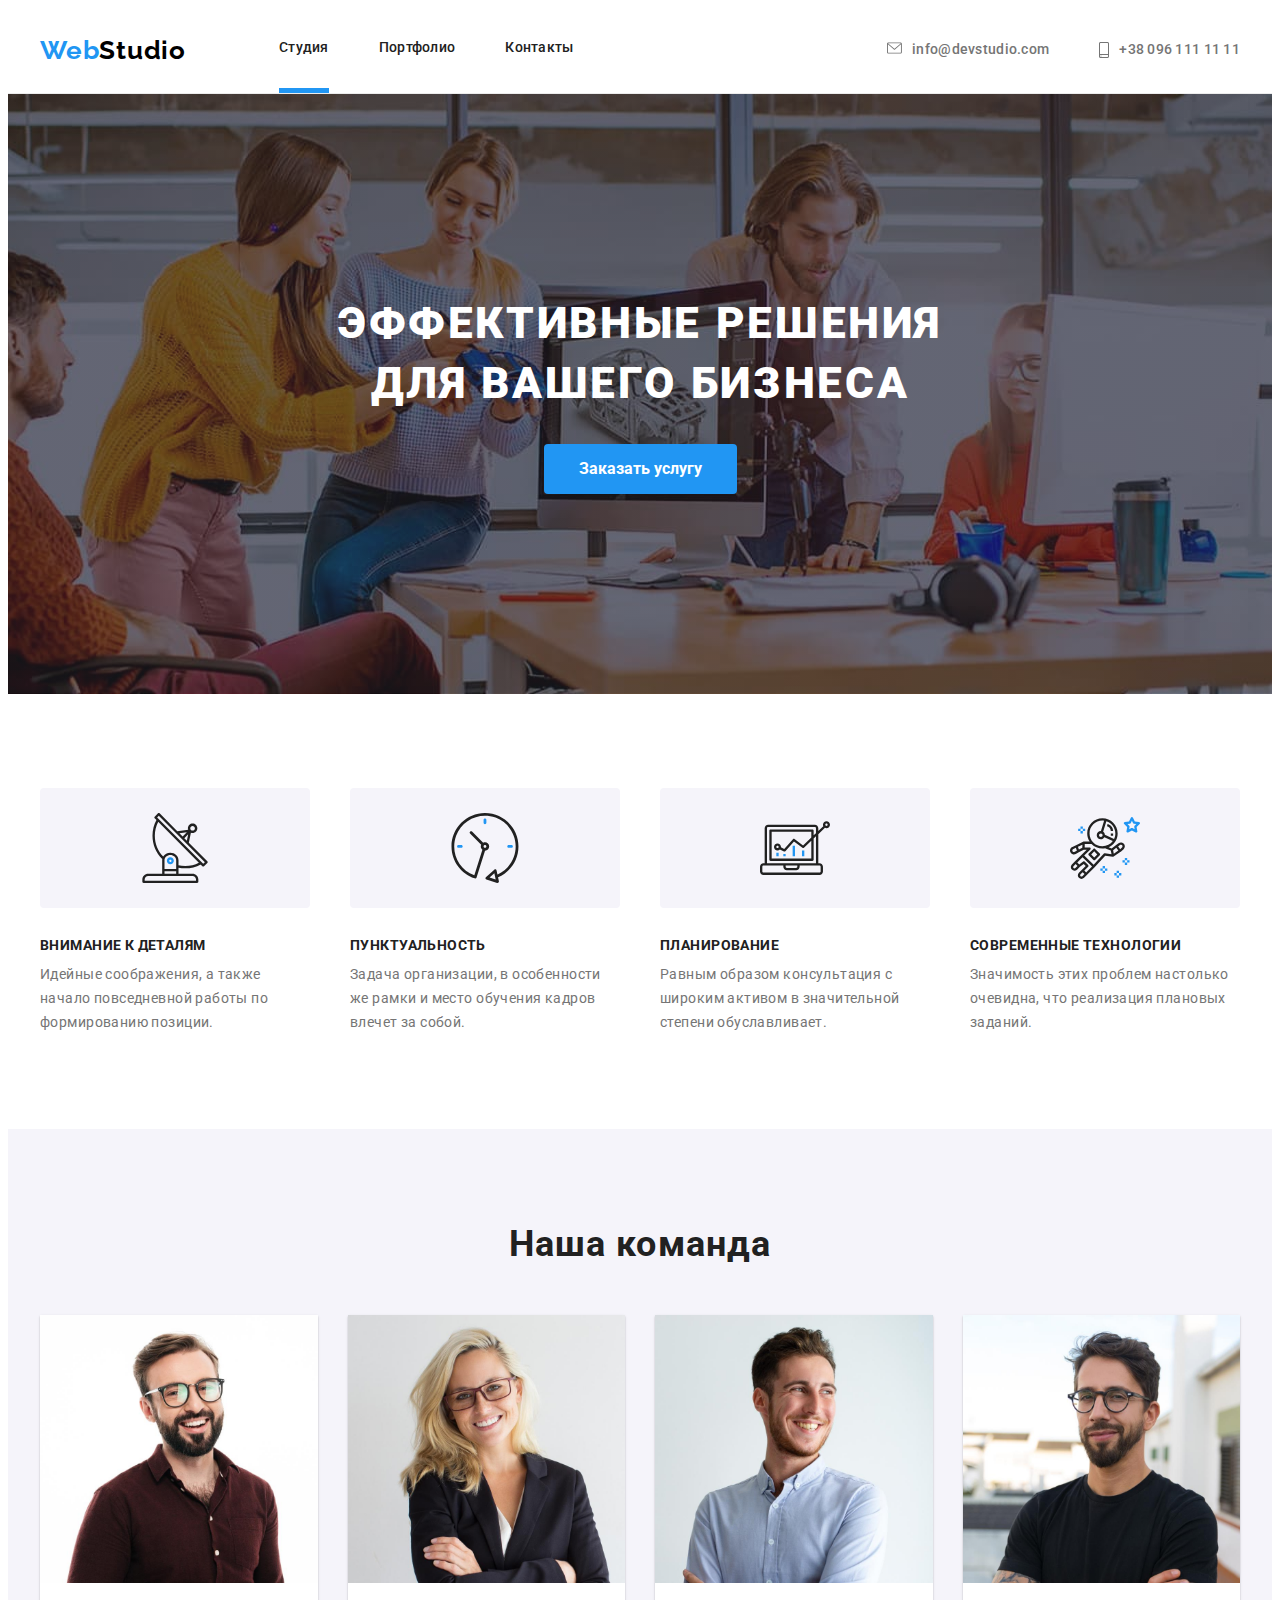
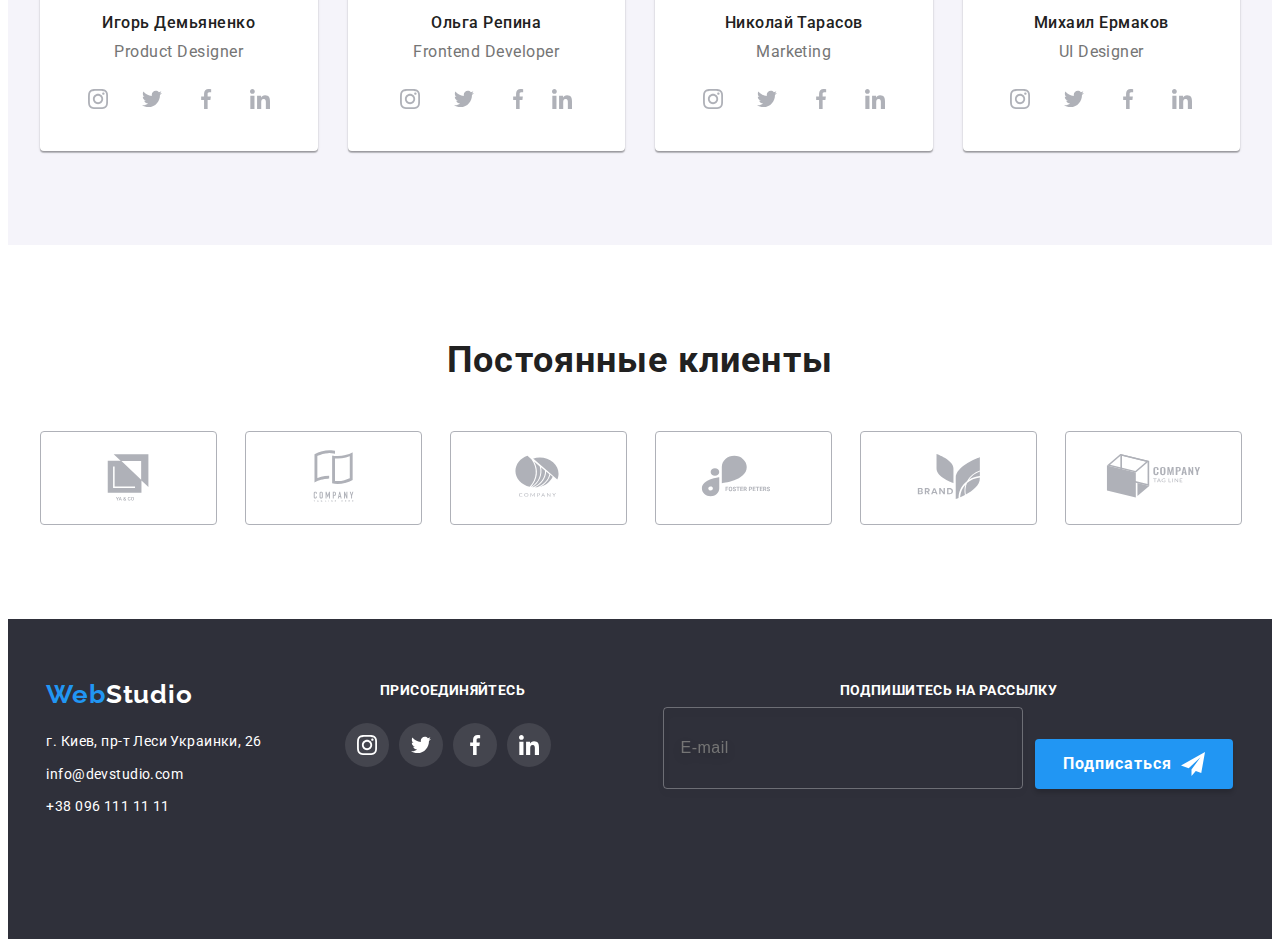
<file: index.html>
<!DOCTYPE html>
<html lang="ru">
  <head>
    <meta charset="UTF-8" />
    <meta http-equiv="X-UA-Compatible" content="IE=edge" />
    <meta name="viewport" content="width=device-width, initial-scale=1.0" />
    <link rel="preconnect" href="https://fonts.googleapis.com" />
    <link rel="preconnect" href="https://fonts.gstatic.com" crossorigin />
    <link rel="icon" href="./images/log.jpg" />
    <title>&#5076;ebStudio</title>
    <link
      href="https://fonts.googleapis.com/css2?family=Raleway:wght@700&family=Roboto:wght@400;500;700;900&display=swap"
      rel="stylesheet"
    />
    <link
      rel="stylesheet"
      href="https://cdnjs.cloudflare.com/ajax/libs/modern-normalize/1.1.0/modern-normalize.min.css"
      integrity="sha512-wpPYUAdjBVSE4KJnH1VR1HeZfpl1ub8YT/NKx4PuQ5NmX2tKuGu6U/JRp5y+Y8XG2tV+wKQpNHVUX03MfMFn9Q=="
      crossorigin="anonymous"
      referrerpolicy="no-referrer"
    />
    <!-- <link rel="stylesheet" href="./css/styles.css" /> -->
    <link rel="stylesheet" href="./css/main.min.css" />
  </head>
  <body>
    <header class="header">
      <div class="container header-area">
        <a href="./index.html" class="logo header__logo"
          >Web<span class="logo__section">Studio</span></a
        >
        <div class="header__burger">
          <span></span>
        </div>
        <nav class="nav">
          <ul class="nav__list">
            <li class="nav__item">
              <a href="./index.html" class="nav__link current-link">Студия</a>
            </li>
            <li class="nav__item">
              <a href="./portfolio.html" class="nav__link">Портфолио</a>
            </li>
            <li class="nav__item">
              <a href="" class="nav__link">Контакты</a>
            </li>
          </ul>
        </nav>
        <ul class="contact">
          <li class="contact__item">
            <a
              href="mailto:info@devstudio.com"
              class="contact__link mail-contact"
              ><svg class="contact__icon" width="15" height="12">
                <use href="./images/symbol-defs.svg#icon-envelope1"></use></svg
              >info@devstudio.com</a
            >
          </li>
          <li class="contact-item">
            <a href="tel:+380961111111" class="contact__link phone-contact">
              <svg class="contact__icon" width="10" height="16">
                <use
                  href="./images/symbol-defs.svg#icon-smartphone1"
                ></use></svg
              >+38 096 111 11 11</a
            >
          </li>
        </ul>
        <div class="mobile-menu">
          <div class="container">
            <div class="mob-menu-top">
              <nav class="mobile-nav">
                <ul class="mobile-nav__list">
                  <li class="mobile-nav__item">
                    <a
                      href="./index.html"
                      class="mobile-nav__link link current-mobile"
                      >Студия</a
                    >
                  </li>
                  <li class="mobile-nav__item">
                    <a href="./portfolio.html" class="mobile-nav__link link"
                      >Портфолио</a
                    >
                  </li>
                  <li class="mobile-nav__item">
                    <a href="" class="mobile-nav__link link">Контакты</a>
                  </li>
                </ul>
              </nav>
            </div>
            <div class="mob-menu-middle">
              <ul class="mobile-contact">
                <li class="mobile-contact__item">
                  <a
                    href="tel:+380961111111"
                    class="mobile-contact__link phone-contact"
                    >+38 096 111 11 11</a
                  >
                </li>
                <li class="mobile-contact__item">
                  <a
                    href="mailto:info@devstudio.com"
                    class="mobile-contact__link mail-contact"
                    >info@devstudio.com</a
                  >
                </li>
              </ul>
            </div>
            <div class="mob-menu-bottom">
              <ul class="mobile-soc">
                <li class="mobile-soc__item">
                  <a href="#" class="mobile-soc__link link">Instagram</a>
                </li>
                <li class="mobile-soc__item">
                  <a href="#" class="mobile-soc__link link">Twitter</a>
                </li>
                <li class="mobile-soc__item">
                  <a href="#" class="mobile-soc__link link">Facebook</a>
                </li>
                <li class="mobile-soc__item">
                  <a href="#" class="mobile-soc__link link">LinkedIn</a>
                </li>
              </ul>
            </div>
          </div>
        </div>
      </div>
    </header>
    <main>
      <section class="hero">
        <div class="container">
          <h1 class="hero__headline">
            Эффективные решения<br />для вашего бизнеса
          </h1>
          <button type="button" class="hero__button" data-modal-open>
            Заказать услугу
          </button>
        </div>
      </section>
      <section class="characteristics">
        <div class="container">
          <h2 class="characteristics__headline-hidden">Наши характеристики</h2>
          <ul class="characteristics__list list">
            <li class="characteristics__item">
              <div class="img-cr-box">
                <svg class="cr-icon-box" width="70" height="70">
                  <use href="./images/symbol-defs.svg#icon-antenna"></use>
                </svg>
              </div>
              <h3 class="characteristics__headline-point">
                Внимание к деталям
              </h3>
              <p class="characteristics__point-list">
                Идейные соображения, а также начало повседневной работы по
                формированию позиции.
              </p>
            </li>
            <li class="characteristics__item">
              <div class="img-cr-box">
                <svg class="cr-icon-box" width="70" height="70">
                  <use href="./images/symbol-defs.svg#icon-clock"></use>
                </svg>
              </div>
              <h3 class="characteristics__headline-point">Пунктуальность</h3>
              <p class="characteristics__point-list">
                Задача организации, в особенности же рамки и место обучения
                кадров влечет за собой.
              </p>
            </li>
            <li class="characteristics__item">
              <div class="img-cr-box">
                <svg class="cr-icon-box" width="70" height="70">
                  <use href="./images/symbol-defs.svg#icon-diagram"></use>
                </svg>
              </div>
              <h3 class="characteristics__headline-point">Планирование</h3>
              <p class="characteristics__point-list">
                Равным образом консультация с широким активом в значительной
                степени обуславливает.
              </p>
            </li>
            <li class="characteristics__item">
              <div class="img-cr-box">
                <svg class="cr-icon-box" width="70" height="70">
                  <use href="./images/symbol-defs.svg#icon-astronaut"></use>
                </svg>
              </div>
              <h3 class="characteristics__headline-point">
                Современные технологии
              </h3>
              <p class="characteristics__point-list">
                Значимость этих проблем настолько очевидна, что реализация
                плановых заданий.
              </p>
            </li>
          </ul>
        </div>
      </section>
      <!-- <section class="workplace">
        <div class="container">
          <h2 class="workplace__headline">Чем мы занимаемся</h2>
          <ul class="workplace__list list">
            <li class="workplace__img-box">
              <img
                srcset=""
                class="img"
                src="images/box1.jpg"
                alt="Программист пишет код"
                width="370"
              />
              <div class="img-bar">
                <p class="img-bar__text">Десктопные приложения</p>
              </div>
            </li>
            <li class="workplace__img-box">
              <img src="images/box2.jpg" alt="Адаптивная верстка" width="370" />
              <div class="img-bar">
                <p class="img-bar__text">Мобильные приложения</p>
              </div>
            </li>
            <li class="workplace__img-box">
              <img
                src="images/box3.jpg"
                alt="Дизайнер с палитрой"
                width="370"
              />
              <div class="img-bar">
                <p class="img-bar__text">Дизайнерские решения</p>
              </div>
            </li>
          </ul>
        </div>
      </section> -->
      <section class="worekers">
        <div class="container">
          <h2 class="worekers__headline">Наша команда</h2>
          <ul class="card-list list">
            <li class="card-list__item">
              <img src="images/photoIgor.jpg" alt="Фото Игоря" width="270" />
              <div class="card-list__info">
                <h3 class="card-list__name">Игорь Демьяненко</h3>
                <p lang="en" class="card-list__position">Product Designer</p>
                <ul class="soc-list">
                  <li class="soc-list__icon">
                    <a href="" class="soc-list__btn"
                      ><svg class="soc-list__img" width="20" height="20">
                        <use
                          href="./images/symbol-defs.svg#icon-inst"
                        ></use></svg
                    ></a>
                  </li>
                  <li class="soc-list__icon">
                    <a href="" class="soc-list__btn"
                      ><svg class="soc-list__img" width="20" height="20">
                        <use
                          href="./images/symbol-defs.svg#icon-twitter"
                        ></use></svg
                    ></a>
                  </li>
                  <li class="soc-list__icon">
                    <a href="" class="soc-list__btn"
                      ><svg class="soc-list__img" width="20" height="20">
                        <use
                          href="./images/symbol-defs.svg#icon-facebook"
                        ></use></svg
                    ></a>
                  </li>
                  <li class="soc-list__icon">
                    <a href="" class="soc-list__btn"
                      ><svg class="soc-list__img" width="20" height="20">
                        <use
                          href="./images/symbol-defs.svg#icon-linkedin"
                        ></use></svg
                    ></a>
                  </li>
                </ul>
              </div>
            </li>
            <li class="card-list__item">
              <img src="images/photoOlga.jpg" alt="Фото Ольги" width="270" />
              <div class="card-list__info">
                <h3 class="card-list__name">Ольга Репина</h3>
                <p lang="en" class="card-list__position">Frontend Developer</p>
                <ul class="soc-list">
                  <li class="soc-list__icon">
                    <a href="" class="soc-list__btn"
                      ><svg class="soc-list__img" width="20" height="20">
                        <use
                          href="./images/symbol-defs.svg#icon-inst"
                        ></use></svg
                    ></a>
                  </li>
                  <li class="soc-list__icon">
                    <a href="" class="soc-list__btn"
                      ><svg class="soc-list__img" width="20" height="20">
                        <use
                          href="./images/symbol-defs.svg#icon-twitter"
                        ></use></svg
                    ></a>
                  </li>
                  <li class="isoc-list__icon">
                    <a href="" class="soc-list__btn"
                      ><svg class="soc-list__img" width="20" height="20">
                        <use
                          href="./images/symbol-defs.svg#icon-facebook"
                        ></use></svg
                    ></a>
                  </li>
                  <li class="soc-list__icon">
                    <a href="" class="soc-list__btn"
                      ><svg class="soc-list__img" width="20" height="20">
                        <use
                          href="./images/symbol-defs.svg#icon-linkedin"
                        ></use></svg
                    ></a>
                  </li>
                </ul>
              </div>
            </li>
            <li class="card-list__item">
              <img
                src="images/photoNikolay.jpg"
                alt="Фото Николая"
                width="270"
              />
              <div class="card-list__info">
                <h3 class="card-list__name">Николай Тарасов</h3>
                <p lang="en" class="card-list__position">Marketing</p>
                <ul class="soc-list">
                  <li class="soc-list__icon">
                    <a href="" class="soc-list__btn"
                      ><svg class="soc-list__img" width="20" height="20">
                        <use
                          href="./images/symbol-defs.svg#icon-inst"
                        ></use></svg
                    ></a>
                  </li>
                  <li class="soc-list__icon">
                    <a href="" class="soc-list__btn"
                      ><svg class="soc-list__img" width="20" height="20">
                        <use
                          href="./images/symbol-defs.svg#icon-twitter"
                        ></use></svg
                    ></a>
                  </li>
                  <li class="soc-list__icon">
                    <a href="" class="soc-list__btn"
                      ><svg class="soc-list__img" width="20" height="20">
                        <use
                          href="./images/symbol-defs.svg#icon-facebook"
                        ></use></svg
                    ></a>
                  </li>
                  <li class="soc-list__icon">
                    <a href="#" class="soc-list__btn"
                      ><svg class="soc-list__img" width="20" height="20">
                        <use
                          href="./images/symbol-defs.svg#icon-linkedin"
                        ></use></svg
                    ></a>
                  </li>
                </ul>
              </div>
            </li>
            <li class="card-list__item">
              <img
                src="images/photoMihail.jpg"
                alt="Фото Михаила"
                width="270"
              />
              <div class="card-list__info">
                <h3 class="card-list__name">Михаил Ермаков</h3>
                <p lang="en" class="card-list__position">UI Designer</p>
                <ul class="soc-list">
                  <li class="soc-list__icon">
                    <a href="" class="soc-list__btn">
                      <svg class="soc-list__img" width="20" height="20">
                        <use href="./images/symbol-defs.svg#icon-inst"></use>
                      </svg>
                    </a>
                  </li>
                  <li class="soc-list__icon">
                    <a href="" class="soc-list__btn">
                      <svg class="soc-list__img" width="20" height="20">
                        <use
                          href="./images/symbol-defs.svg#icon-twitter"
                        ></use></svg
                    ></a>
                  </li>
                  <li class="soc-list__icon">
                    <a href="" class="soc-list__btn">
                      <svg class="soc-list__img" width="20" height="20">
                        <use
                          href="./images/symbol-defs.svg#icon-facebook"
                        ></use></svg
                    ></a>
                  </li>
                  <li class="soc-list__icon">
                    <a href="" class="soc-list__btn">
                      <svg class="soc-list__img" width="20" height="20">
                        <use
                          href="./images/symbol-defs.svg#icon-linkedin"
                        ></use></svg
                    ></a>
                  </li>
                </ul>
              </div>
            </li>
          </ul>
        </div>
      </section>
      <section class="clients">
        <div class="container">
          <h2 class="clients__headline">Постоянные клиенты</h2>
          <ul class="clients__list">
            <li class="clients__item">
              <a href="" class="clients__btn"
                ><svg class="clients__icon" width="106" height="60">
                  <use href="./images/symbol-defs.svg#icon-Logo-1"></use></svg
              ></a>
            </li>
            <li class="clients__item">
              <a href="" class="clients__btn"
                ><svg class="clients__icon" width="106" height="60">
                  <use href="./images/symbol-defs.svg#icon-Logo-2"></use></svg
              ></a>
            </li>
            <li class="clients__item">
              <a href="" class="clients__btn"
                ><svg class="clients__icon" width="106" height="60">
                  <use href="./images/symbol-defs.svg#icon-Logo-3"></use></svg
              ></a>
            </li>
            <li class="clients__item">
              <a href="" class="clients__btn"
                ><svg class="clients__icon" width="106" height="60">
                  <use href="./images/symbol-defs.svg#icon-Logo-4"></use></svg
              ></a>
            </li>
            <li class="clients__item">
              <a href="" class="clients__btn"
                ><svg class="clients__icon" width="106" height="60">
                  <use href="./images/symbol-defs.svg#icon-Logo-5"></use></svg
              ></a>
            </li>
            <li class="clients__item">
              <a href="" class="clients__btn"
                ><svg class="clients__icon" width="106" height="60">
                  <use href="./images/symbol-defs.svg#icon-Logo-6"></use></svg
              ></a>
            </li>
          </ul>
        </div>
      </section>
    </main>
    <footer class="footer">
      <div class="container footer-area">
        <div class="connection">
          <a href="./index.html" class="connection__footer-logo"
            >Web<span class="connection__logo-section">Studio</span></a
          >
          <address>
            <ul class="connection__list">
              <li class="connection__item">
                <a
                  href="https://goo.gl/maps/hbNpQnZ5344em9R57"
                  target="_blank"
                  rel="noopener nofollow noreferrel"
                  class="connection__link"
                  >г. Киев, пр-т Леси Украинки, 26</a
                >
              </li>
              <li class="connection__item">
                <a href="mailto:info@devstudio.com" class="connection__link"
                  >info@devstudio.com</a
                >
              </li>
              <li class="connection__item">
                <a href="tel:+380961111111" class="connection__link"
                  >+38 096 111 11 11</a
                >
              </li>
            </ul>
          </address>
        </div>
        <div class="soc-footer">
          <b class="soc-footer__headline">присоединяйтесь</b>
          <ul class="soc-footer__list">
            <li class="soc-footer__item">
              <a href="" class="soc-footer__btn"
                ><svg class="soc-footer__icon" width="20" height="20">
                  <use href="./images/symbol-defs.svg#icon-inst"></use></svg
              ></a>
            </li>
            <li class="soc-footer__item">
              <a href="" class="soc-footer__btn"
                ><svg class="soc-footer__icon" width="20" height="20">
                  <use href="./images/symbol-defs.svg#icon-twitter"></use></svg
              ></a>
            </li>

            <li class="soc-footer__item">
              <a href="" class="soc-footer__btn"
                ><svg class="soc-footer__icon" width="20" height="20">
                  <use href="./images/symbol-defs.svg#icon-facebook"></use></svg
              ></a>
            </li>

            <li class="soc-footer__item">
              <a href="" class="soc-footer__btn"
                ><svg class="soc-footer__icon" width="20" height="20">
                  <use href="./images/symbol-defs.svg#icon-linkedin"></use></svg
              ></a>
            </li>
          </ul>
        </div>
        <div class="footer-subscribe">
          <b class="footer-subscribe__text">Подпишитесь на рассылку</b>
          <div class="footer-subscribe__form">
            <input
              type="email"
              class="footer-subscribe__input"
              name="email-user"
              placeholder="E-mail"
            />
            <button type="submit" class="footer-subscribe__btn">
              Подписаться
              <svg class="footer-subscribe__icon" width="24" height="24">
                <use href="./images/icons.svg#icon-icon-send-1"></use>
              </svg>
            </button>
          </div>
        </div>
      </div>
    </footer>
    <div class="backdrop is-hidden" data-modal>
      <div class="modal">
        <button type="button" class="btn-close" data-modal-close>
          <svg class="close-cross" width="19" height="19">
            <use href="./images/symbol-defs.svg#icon-close-black"></use>
          </svg>
        </button>
        <p class="modal-hidline">Оставьте свои данные, мы вам перезвоним</p>
        <form>
          <label class="modal-lable"> Имя</label>
          <div class="input-wrap">
            <input type="text" class="modal-input" name="user-name" required />
            <svg class="modal-icon" width="13" height="13">
              <use href="./images/icons.svg#icon-Vector-1-1"></use>
            </svg>
          </div>
          <label class="modal-lable"> Телефон</label>
          <div class="input-wrap">
            <input
              type="tel"
              class="modal-input"
              name="user-telepfone"
              required
            />
            <svg class="modal-icon" width="13" height="13">
              <use href="./images/icons.svg#icon-Vector-2-1"></use>
            </svg>
          </div>
          <label class="modal-lable"> Почта</label>
          <div class="input-wrap">
            <input
              type="email"
              class="modal-input"
              name="user-email"
              required
            />
            <svg class="modal-icon" width="15" height="12">
              <use href="./images/icons.svg#icon-Vector-3-1"></use>
            </svg>
          </div>
          <label for="user-text" class="modal-lable">
            Комментарий
            <textarea
              name="user-text"
              id="user-text"
              class="modal-text"
              placeholder="Введите текст"
            ></textarea>
          </label>
          <div class="checkbox-position">
            <input
              type="checkbox"
              name="privacy"
              value="true"
              class="modal-check hidden-checkbox"
              id="privacy"
            />
            <label for="privacy" class="modal-check-text"
              >Соглашаюсь с рассылкой и принимаю
              <a href="" class="modal-link">Условия договора</a></label
            >
          </div>
          <button type="submit" class="modal-btn">Отправить</button>
          <link rel="stylesheet" href="#" />
        </form>
      </div>
    </div>
    <script src="./js/modal.js"></script>
    <script src="https://code.jquery.com/jquery-3.4.1.min.js"></script>
    <script src="./js/mobile-menu.js"></script>
  </body>
</html>
</file>
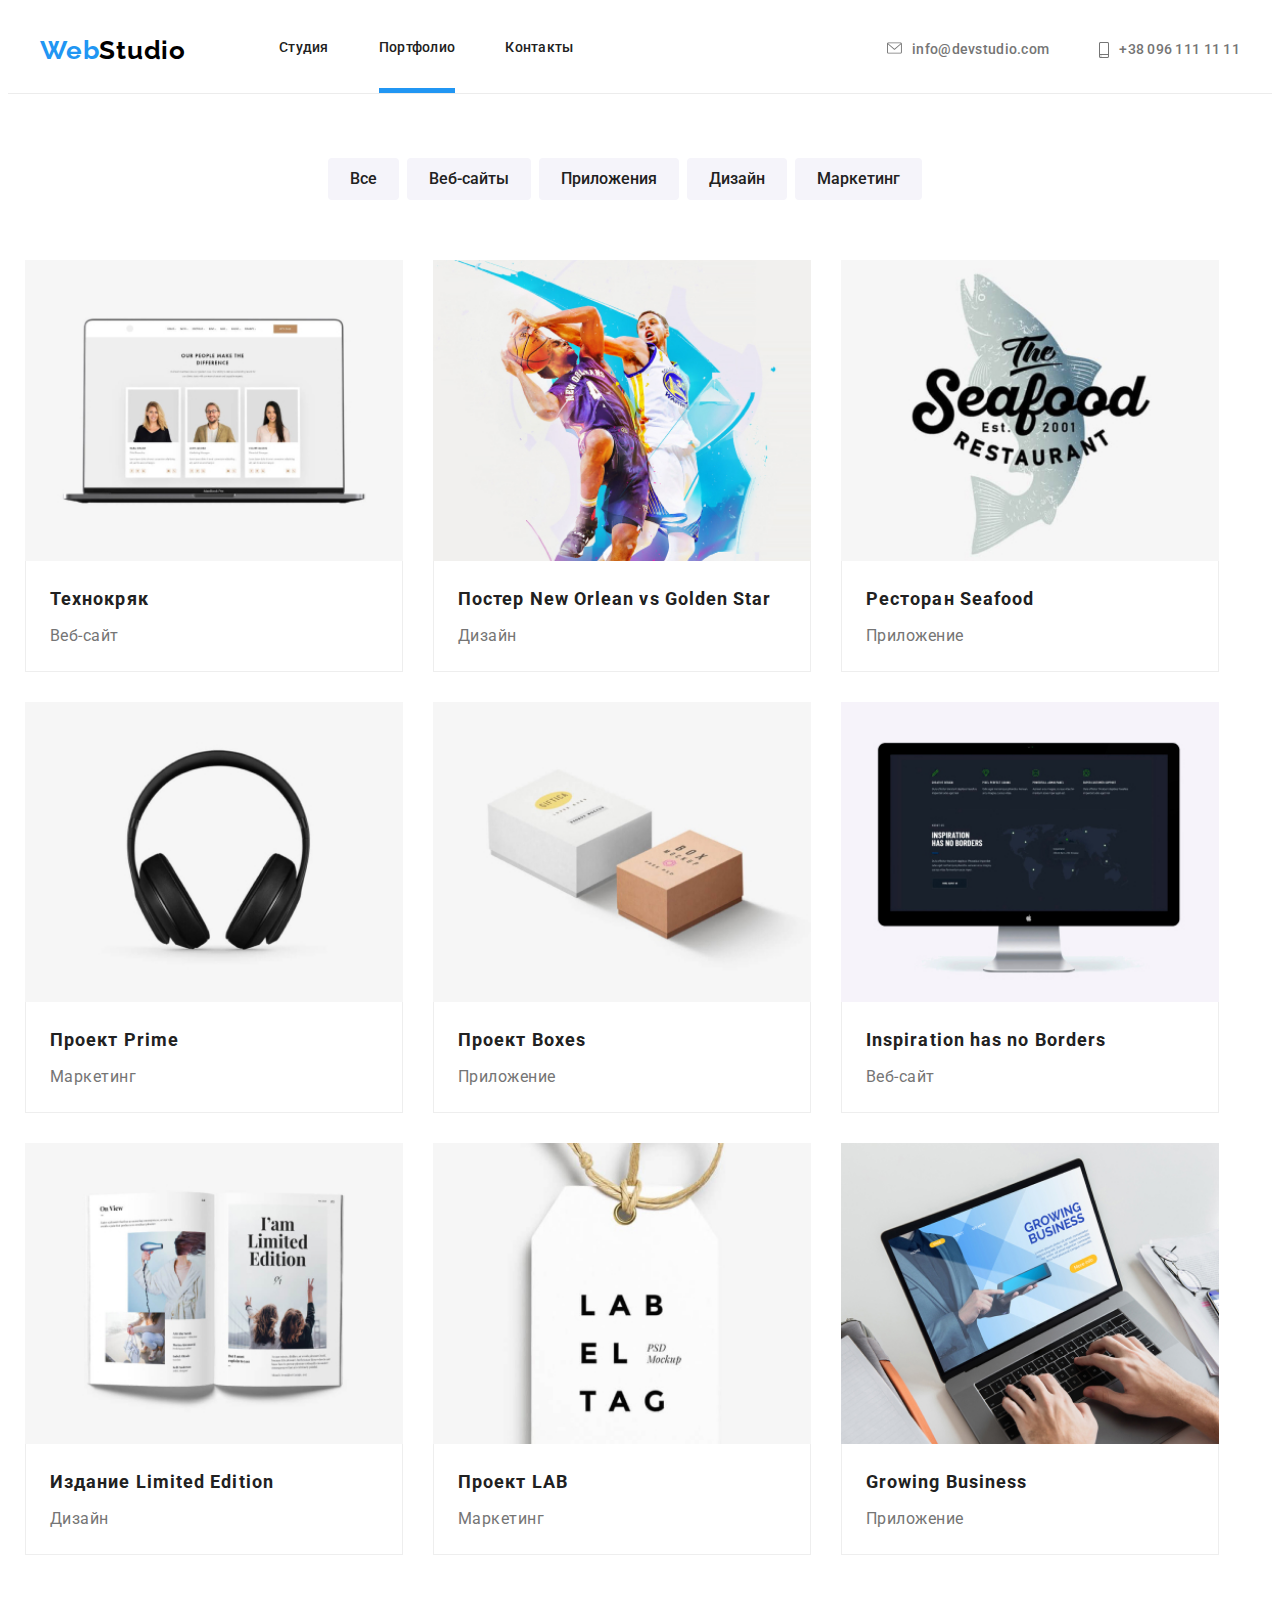
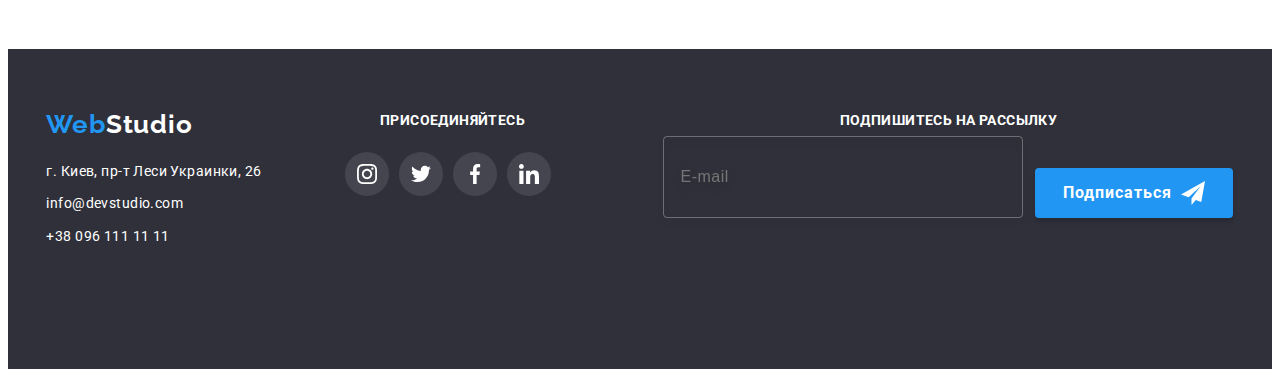
<file: portfolio.html>
<!DOCTYPE html>
<html lang="ru">
  <head>
    <meta charset="UTF-8" />
    <meta http-equiv="X-UA-Compatible" content="IE=edge" />
    <meta name="viewport" content="width=device-width, initial-scale=1.0" />
    <link rel="preconnect" href="https://fonts.googleapis.com" />
    <link rel="preconnect" href="https://fonts.gstatic.com" crossorigin />
    <link
      href="https://fonts.googleapis.com/css2?family=Raleway:wght@700&family=Roboto:wght@400;500;700;900&display=swap"
      rel="stylesheet"
    />
    <link rel="icon" href="./images/log.jpg" />
    <title>&#5076;ebStudio</title>
    <link
      rel="stylesheet"
      href="https://cdnjs.cloudflare.com/ajax/libs/modern-normalize/1.1.0/modern-normalize.min.css"
      integrity="sha512-wpPYUAdjBVSE4KJnH1VR1HeZfpl1ub8YT/NKx4PuQ5NmX2tKuGu6U/JRp5y+Y8XG2tV+wKQpNHVUX03MfMFn9Q=="
      crossorigin="anonymous"
      referrerpolicy="no-referrer"
    />
    <!-- <link rel="stylesheet" href="./css/styles.css" /> -->
    <link rel="stylesheet" href="./css/main.min.css" />
  </head>
  <body>
    <header class="header">
      <div class="container header-area">
        <a href="./index.html" class="logo header__logo"
          >Web<span class="logo__section">Studio</span></a
        >
        <div class="header__burger">
          <span></span>
        </div>
        <nav class="nav">
          <ul class="nav__list">
            <li class="nav__item">
              <a href="./index.html" class="nav__link">Студия</a>
            </li>
            <li class="nav__item">
              <a href="./portfolio.html" class="nav__link current-link"
                >Портфолио</a
              >
            </li>
            <li class="nav__item">
              <a href="" class="nav__link">Контакты</a>
            </li>
          </ul>
        </nav>
        <ul class="contact">
          <li class="contact__item">
            <a
              href="mailto:info@devstudio.com"
              class="contact__link mail-contact"
              ><svg class="contact__icon" width="15" height="12">
                <use href="./images/symbol-defs.svg#icon-envelope1"></use></svg
              >info@devstudio.com</a
            >
          </li>
          <li class="contact-item">
            <a href="tel:+380961111111" class="contact__link phone-contact">
              <svg class="contact__icon" width="10" height="16">
                <use
                  href="./images/symbol-defs.svg#icon-smartphone1"
                ></use></svg
              >+38 096 111 11 11</a
            >
          </li>
        </ul>
        <div class="mobile-menu">
          <div class="container">
            <div class="mob-menu-top">
              <nav class="mobile-nav">
                <ul class="mobile-nav__list">
                  <li class="mobile-nav__item">
                    <a href="./index.html" class="mobile-nav__link link"
                      >Студия</a
                    >
                  </li>
                  <li class="mobile-nav__item">
                    <a
                      href="./portfolio.html"
                      class="mobile-nav__link link current-mobile"
                      >Портфолио</a
                    >
                  </li>
                  <li class="mobile-nav__item">
                    <a href="" class="mobile-nav__link link">Контакты</a>
                  </li>
                </ul>
              </nav>
            </div>
            <div class="mob-menu-middle">
              <ul class="mobile-contact">
                <li class="mobile-contact__item">
                  <a
                    href="tel:+380961111111"
                    class="mobile-contact__link phone-contact"
                    >+38 096 111 11 11</a
                  >
                </li>
                <li class="mobile-contact__item">
                  <a
                    href="mailto:info@devstudio.com"
                    class="mobile-contact__link mail-contact"
                    >info@devstudio.com</a
                  >
                </li>
              </ul>
            </div>
            <div class="mob-menu-bottom">
              <ul class="mobile-soc">
                <li class="mobile-soc__item">
                  <a href="#" class="mobile-soc__link link">Instagram</a>
                </li>
                <li class="mobile-soc__item">
                  <a href="#" class="mobile-soc__link link">Twitter</a>
                </li>
                <li class="mobile-soc__item">
                  <a href="#" class="mobile-soc__link link">Facebook</a>
                </li>
                <li class="mobile-soc__item">
                  <a href="#" class="mobile-soc__link link">LinkedIn</a>
                </li>
              </ul>
            </div>
          </div>
        </div>
      </div>
    </header>
    <main>
      <section class="portfolio">
        <div class="container">
          <h1 class="portfolio__headline">Наши проекты</h1>
          <ul class="portfolio__btn-list">
            <li class="portfolio__btn-item">
              <button type="button" class="portfolio__btn">Все</button>
            </li>
            <li class="portfolio__btn-item">
              <button type="button" class="portfolio__btn">Веб-сайты</button>
            </li>
            <li class="portfolio__btn-item">
              <button type="button" class="portfolio__btn">Приложения</button>
            </li>
            <li class="portfolio__btn-item">
              <button type="button" class="portfolio__btn">Дизайн</button>
            </li>
            <li class="portfolio__btn-item">
              <button type="button" class="portfolio__btn">Маркетинг</button>
            </li>
          </ul>
          <ul class="project-list list">
            <li class="project-list__item">
              <a href="" class="project-list__link">
                <div class="overlay">
                  <img
                    src="./images/img1.jpg"
                    alt="ноутбук с изображением сайта"
                    width="370"
                  />
                  <p class="overlay__text">
                    Ресурс предлагает комплексные предложения с разным уровнем
                    функционала и сервисов. Все это позволит посетителю получить
                    исчерпывающие сведения о компании или частном лице.
                  </p>
                </div>
                <div class="portfolio-card">
                  <h2 class="portfolio-card__headline">Технокряк</h2>
                  <p class="portfolio-card__text">Веб-сайт</p>
                </div>
              </a>
            </li>
            <li class="project-list__item">
              <a href="" class="project-list__link">
                <div class="overlay">
                  <img
                    src="./images/img2.jpg"
                    alt="два парня играют в баскетбол"
                    width="370"
                  />
                  <p class="overlay__text">
                    Lorem ipsum dolor sit amet, consectetur adipisicing elit.
                    Tempore quod perferendis inventore in soluta quia esse,
                    veniam harum recusandae omnis iure, laudantium earum nam
                    nulla veritatis sunt. Unde, repellat odit?
                  </p>
                </div>
                <div class="portfolio-card">
                  <h2 class="portfolio-card__headline">
                    Постер <span lang="en">New Orlean vs Golden Star</span>
                  </h2>
                  <p class="portfolio-card__text">Дизайн</p>
                </div>
              </a>
            </li>
            <li class="project-list__item">
              <a href="" class="project-list__link">
                <div class="overlay">
                  <img
                    src="./images/img3.jpg"
                    alt="логотип магазина морепродуктов"
                    width="370"
                  />
                  <p class="overlay__text">
                    Lorem ipsum dolor sit amet, consectetur adipisicing elit.
                    Tempore quod perferendis inventore in soluta quia esse,
                    veniam harum recusandae omnis iure, laudantium earum nam
                    nulla veritatis sunt. Unde, repellat odit?
                  </p>
                </div>
                <div class="portfolio-card">
                  <h2 class="portfolio-card__headline">
                    Ресторан <span lang="en">Seafood</span>
                  </h2>
                  <p class="portfolio-card__text">Приложение</p>
                </div>
              </a>
            </li>
            <li class="project-list__item">
              <a href="" class="project-list__link">
                <div class="overlay">
                  <img
                    src="./images/img4.jpg"
                    alt="фото наушников"
                    width="370"
                  />
                  <p class="overlay__text">
                    Lorem ipsum dolor sit amet, consectetur adipisicing elit.
                    Tempore quod perferendis inventore in soluta quia esse,
                    veniam harum recusandae omnis iure, laudantium earum nam
                    nulla veritatis sunt. Unde, repellat odit?
                  </p>
                </div>
                <div class="portfolio-card">
                  <h2 class="portfolio-card__headline">
                    Проект <span lang="en">Prime</span>
                  </h2>
                  <p class="portfolio-card__text">Маркетинг</p>
                </div>
              </a>
            </li>
            <li class="project-list__item">
              <a href="" class="project-list__link">
                <div class="overlay">
                  <img src="./images/img5.jpg" alt="две коробки" width="370" />
                  <p class="overlay__text">
                    Lorem ipsum dolor sit amet, consectetur adipisicing elit.
                    Tempore quod perferendis inventore in soluta quia esse,
                    veniam harum recusandae omnis iure, laudantium earum nam
                    nulla veritatis sunt. Unde, repellat odit?
                  </p>
                </div>
                <div class="portfolio-card">
                  <h2 class="portfolio-card__headline">
                    Проект <span lang="en">Boxes</span>
                  </h2>
                  <p class="portfolio-card__text">Приложение</p>
                </div>
              </a>
            </li>
            <li class="project-list__item">
              <a href="" class="project-list__link">
                <div class="overlay">
                  <img
                    src="./images/img6.jpg"
                    alt="монитор компьютера"
                    width="370"
                  />
                  <p class="overlay__text">
                    Lorem ipsum dolor sit amet, consectetur adipisicing elit.
                    Tempore quod perferendis inventore in soluta quia esse,
                    veniam harum recusandae omnis iure, laudantium earum nam
                    nulla veritatis sunt. Unde, repellat odit?
                  </p>
                </div>
                <div class="portfolio-card">
                  <h2 class="portfolio-card__headline" lang="en">
                    Inspiration has no Borders
                  </h2>
                  <p class="portfolio-card__text">Веб-сайт</p>
                </div>
              </a>
            </li>
            <li class="project-list__item">
              <a href="" class="project-list__link">
                <div class="overlay">
                  <img src="./images/img7.jpg" alt="журнал" width="370" />
                  <p class="overlay__text">
                    Lorem ipsum dolor sit amet, consectetur adipisicing elit.
                    Tempore quod perferendis inventore in soluta quia esse,
                    veniam harum recusandae omnis iure, laudantium earum nam
                    nulla veritatis sunt. Unde, repellat odit?
                  </p>
                </div>
                <div class="portfolio-card">
                  <h2 class="portfolio-card__headline">
                    Издание <span lang="en">Limited Edition</span>
                  </h2>
                  <p class="portfolio-card__text">Дизайн</p>
                </div>
              </a>
            </li>
            <li class="project-list__item">
              <a href="" class="project-list__link">
                <div class="overlay">
                  <img src="./images/img8.jpg" alt="лейба" width="370" />
                  <p class="overlay__text">
                    Lorem ipsum dolor sit amet, consectetur adipisicing elit.
                    Tempore quod perferendis inventore in soluta quia esse,
                    veniam harum recusandae omnis iure, laudantium earum nam
                    nulla veritatis sunt. Unde, repellat odit?
                  </p>
                </div>
                <div class="portfolio-card">
                  <h2 class="portfolio-card__headline">
                    Проект <span lang="en">LAB</span>
                  </h2>
                  <p class="portfolio-card__text">Маркетинг</p>
                </div>
              </a>
            </li>
            <li class="project-list__item">
              <a href="" class="project-list__link">
                <div class="overlay">
                  <img src="./images/img9.jpg" alt="набор текста" width="370" />
                  <p class="overlay__text">
                    Lorem ipsum dolor sit amet, consectetur adipisicing elit.
                    Tempore quod perferendis inventore in soluta quia esse,
                    veniam harum recusandae omnis iure, laudantium earum nam
                    nulla veritatis sunt. Unde, repellat odit?
                  </p>
                </div>
                <div class="portfolio-card">
                  <h2 lang="en" class="portfolio-card__headline">
                    Growing Business
                  </h2>
                  <p class="portfolio-card__text">Приложение</p>
                </div>
              </a>
            </li>
          </ul>
        </div>
      </section>
    </main>
    <footer class="footer">
      <div class="container footer-area">
        <div class="connection">
          <a href="./index.html" class="connection__footer-logo"
            >Web<span class="connection__logo-section">Studio</span></a
          >
          <address>
            <ul class="connection__list">
              <li class="connection__item">
                <a
                  href="https://goo.gl/maps/hbNpQnZ5344em9R57"
                  target="_blank"
                  rel="noopener nofollow noreferrel"
                  class="connection__link"
                  >г. Киев, пр-т Леси Украинки, 26</a
                >
              </li>
              <li class="connection__item">
                <a href="mailto:info@devstudio.com" class="connection__link"
                  >info@devstudio.com</a
                >
              </li>
              <li class="connection__item">
                <a href="tel:+380961111111" class="connection__link"
                  >+38 096 111 11 11</a
                >
              </li>
            </ul>
          </address>
        </div>
        <div class="soc-footer">
          <b class="soc-footer__headline">присоединяйтесь</b>
          <ul class="soc-footer__list">
            <li class="soc-footer__item">
              <a href="" class="soc-footer__btn"
                ><svg class="soc-footer__icon" width="20" height="20">
                  <use href="./images/symbol-defs.svg#icon-inst"></use></svg
              ></a>
            </li>
            <li class="soc-footer__item">
              <a href="" class="soc-footer__btn"
                ><svg class="soc-footer__icon" width="20" height="20">
                  <use href="./images/symbol-defs.svg#icon-twitter"></use></svg
              ></a>
            </li>

            <li class="soc-footer__item">
              <a href="" class="soc-footer__btn"
                ><svg class="soc-footer__icon" width="20" height="20">
                  <use href="./images/symbol-defs.svg#icon-facebook"></use></svg
              ></a>
            </li>

            <li class="soc-footer__item">
              <a href="" class="soc-footer__btn"
                ><svg class="soc-footer__icon" width="20" height="20">
                  <use href="./images/symbol-defs.svg#icon-linkedin"></use></svg
              ></a>
            </li>
          </ul>
        </div>
        <div class="footer-subscribe">
          <b class="footer-subscribe__text">Подпишитесь на рассылку</b>
          <div class="footer-subscribe__form">
            <input
              type="email"
              class="footer-subscribe__input"
              name="email-user"
              placeholder="E-mail"
            />
            <button type="submit" class="footer-subscribe__btn">
              Подписаться
              <svg class="footer-subscribe__icon" width="24" height="24">
                <use href="./images/icons.svg#icon-icon-send-1"></use>
              </svg>
            </button>
          </div>
        </div>
      </div>
    </footer>
    <script src="https://code.jquery.com/jquery-3.4.1.min.js"></script>
    <script src="./js/mobile-menu.js"></script>
  </body>
</html>
</file>
<file: css/styles.css>
/* -----------------MAIN------------------ */

/* -----------------HEADER------------------ */

/* -----------------HERO------------------ */

/* -----------------STUDIO------------------ */

/* -----------------SECTION-OPTION------------------ */

/* -----------------PORTFOLIO------------------ */

/* -----------------FOOTER------------------ */

/* -----------------MODAL-WINDOW------------------ */
</file>
<file: css/main.min.css>
:root{--accent-color: #2196f3;--btn-color: #f5f4fa;--first-back-color: #ffffff;--second-back-color: #2f303a;--logo-second-color: #000000;--part-text-color: #212121;--additional-text-color: rgba(255, 255, 255, 0.6);--accessory-text-color: #757575;--background-box-color: #f5f4fa;--icon-color: #afb1b8}body{font-family:roboto,sans-serif;color:var(--accessory-text-color)}p,h1,h2,h3{margin:0}img{display:block;max-width:100%;height:auto;width:100%}.list{list-style:none}ul,ol{margin:0;padding-left:0}a{text-decoration:none}button{font-family:inherit;cursor:pointer}footer{background-color:var(--second-back-color);padding:60px 0}address{font-style:normal}.container{width:100%;margin:0 auto;padding-left:15px;padding-right:15px}@media screen and (min-width: 480px){.container{width:480px}}@media screen and (min-width: 768px){.container{width:737px}}@media screen and (min-width: 1200px){.container{width:1200px}}.header{border-bottom:1px solid #ececec;position:sticky;top:0;z-index:1;background:var(--first-back-color)}.header__logo{margin-right:93px}.header-area{display:flex;align-items:center;flex-wrap:wrap}.logo{font-family:raleway,sans-serif;font-weight:700;font-size:26px;line-height:1.19;letter-spacing:.03em;color:var(--accent-color);display:inline-block;padding-top:24px;padding-bottom:25px}.logo__section{color:var(--logo-second-color)}@media screen and (max-width: 1200px){.logo{margin-right:88px}}.nav__link{font-weight:500;font-size:14px;line-height:1.14;letter-spacing:.02em;color:var(--part-text-color);transition:color 250ms cubic-bezier(0.4, 0, 0.2, 1);display:inline-block;padding-top:32px;padding-bottom:32px}.nav__link:hover,.nav__link:focus{color:var(--accent-color);border-bottom:5px solid var(--accent-color)}.current-link{border-bottom:5px solid var(--accent-color)}.current-link:hover,.current-link:focus{border:none}.nav__link,.contact{text-decoration:none}.nav__list,.contact{display:flex;justify-content:space-between;list-style:none;margin-left:auto}.nav__list .nav__item{margin-right:50px}.nav__list .nav__item:last-child{margin-right:0}.contact{font-weight:500;font-size:14px;line-height:1.14;letter-spacing:.02em;color:var(--additional-text-color)}.contact:hover,.contact:focus{color:var(--accent-color)}@media screen and (max-width: 1200px){.contact{display:flex;flex-direction:column;gap:10px}}@media screen and (min-width: 1200px){.contact__item{margin-right:50px}}.contact__link{color:var(--accessory-text-color);font-weight:500;font-size:14px;line-height:1.14;letter-spacing:.02em;transition:color 250ms cubic-bezier(0.4, 0, 0.2, 1);display:inline-flex}@media screen and (min-width: 1200px){.contact__link{padding-top:32px;padding-bottom:32px}}.contact__link:hover,.contact__link:focus{color:var(--accent-color)}.contact__icon{margin-right:10px;fill:currentColor}.contact__icon:hover,.contact__icon:focus{fill:currentColor}@media screen and (min-width: 768px){.mobile-menu{display:none}}@media screen and (max-width: 768px){.header__burger{position:relative;width:30px;height:20px;z-index:4}.header__burger::before,.header__burger::after{content:"";background-color:var(--logo-second-color);position:absolute;width:100%;height:2px;border-radius:2px;transition:250ms cubic-bezier(0.4, 0, 0.2, 1)}.header__burger::before{top:0}.header__burger::after{bottom:0}.header__burger span{position:absolute;background-color:var(--logo-second-color);right:0;width:100%;height:2px;border-radius:2px;top:9px;transition:250ms cubic-bezier(0.4, 0, 0.2, 1)}.header__burger.active::before{transform:rotate(45deg);top:9px}.header__burger.active::after{transform:rotate(-45deg);bottom:9px}.header__burger.active span{transform:scale(0)}.mobile-menu{position:fixed;top:-180%;left:0;width:100%;height:100%;background-color:var(--first-back-color);transition:250ms cubic-bezier(0.4, 0, 0.2, 1);padding-top:48px;padding-bottom:48px}.mobile-menu .container{display:flex;flex-direction:column;justify-content:space-between;height:100%}.mobile-menu.active{top:0}.nav,.contact{display:none}.header-area{justify-content:space-between}.mobile-nav:not(:last-child){margin-left:40px}.mobile-nav__list{list-style:none;margin-left:40px}.mobile-nav__item:not(:last-child){margin-bottom:32px}.mobile-nav__link{font-weight:500;font-size:40px;line-height:1.17;text-align:center;letter-spacing:.02em;color:var(--part-text-color)}.current-mobile{color:var(--accent-color)}.mobile-contact{list-style:none}.mobile-contact__item:not(:last-child){margin-bottom:32px;margin-left:40px}.phone-contact{font-weight:500;font-size:34px;line-height:1.17;letter-spacing:.02em;color:var(--accent-color)}.mail-contact{margin-left:40px;font-weight:500;font-size:24px;line-height:1.16;letter-spacing:.02em;color:var(--accessory-text-color)}.mobile-soc{list-style:none;display:flex;margin-left:40px}.mobile-soc__item:not(:last-child){margin-right:20px}.mobile-soc__link{font-weight:500;font-size:18px;line-height:1,22;letter-spacing:.02em;color:var(--accent-color)}}.hero{background-color:var(--second-back-color);text-align:center;padding-top:200px;padding-bottom:200px;background-image:linear-gradient(rgba(47, 48, 58, 0.4), rgba(47, 48, 58, 0.4)),url(../images/hero_img.jpg);background-repeat:no-repeat;background-position:50% 50%}.hero__headline{font-weight:900;font-size:44px;line-height:1.36;letter-spacing:.06em;text-transform:uppercase;text-align:center;color:var(--first-back-color);margin-bottom:30px}@media screen and (max-width: 768px){.hero__headline{font-weight:900;font-size:26px;line-height:42px;text-align:center;letter-spacing:.06em}}.hero__button{display:inline-flex;font-weight:700;font-size:16px;line-height:1.87;color:var(--first-back-color);background:var(--accent-color);border:none;border-radius:4px;padding:10px 35px;transition:250ms cubic-bezier(0.4, 0, 0.2, 1)}.hero__button:hover{background:var(--btn-color);color:var(--accent-color);box-shadow:0px 4px 4px rgba(0,0,0,.15)}@media screen and (min-width: 320px)and (max-width: 768px){.hero{margin:0 auto;width:100%;height:100%;background-size:cover}}.characteristics{padding-top:94px;padding-bottom:94px}.characteristics__headline-hidden{position:absolute;width:1px;height:1px;margin:-1px;border:0;padding:0;white-space:nowrap;clip-path:inset(100%);clip:rect(0 0 0 0);overflow:hidden}@media screen and (min-width: 768px){.characteristics__list{display:flex;justify-content:space-between;flex-wrap:wrap;gap:15px}}@media screen and (max-width: 768px){.characteristics__list{display:flex;flex-direction:column;gap:30px}}.characteristics__item{max-width:450px}@media screen and (min-width: 768px){.characteristics__item{width:338px}}@media screen and (min-width: 1200px){.characteristics__item{width:270px}}.characteristics__headline-point{font-weight:700;font-size:14px;line-height:1.14;letter-spacing:.03em;text-transform:uppercase;color:var(--part-text-color);margin-bottom:10px}@media screen and (max-width: 768px){.characteristics__headline-point{text-align:center}}.characteristics__point-list{font-size:14px;line-height:1.71;letter-spacing:.03em}.img-cr-box{height:120px;display:flex;justify-content:center;align-items:center;margin-bottom:30px;background:var(--background-box-color);border-radius:4px}.section-headline{font-weight:700;font-size:36px;line-height:1.17;text-align:center;letter-spacing:.03em;color:var(--part-text-color);margin-bottom:50px}.workplace{padding-bottom:94px}.workplace__headline{font-weight:700;font-size:36px;line-height:1.17;text-align:center;letter-spacing:.03em;color:var(--part-text-color);margin-bottom:50px}@media screen and (min-width: 768px){.workplace__list{display:flex;justify-content:space-between;align-items:center;margin-left:auto}}.workplace__img-box{position:relative;width:100%;max-width:370px;margin-bottom:30px}@media screen and (max-width: 1200px){.workplace__img-box{margin-right:15px}}.img-bar{position:absolute;bottom:0;width:100%;max-width:370px;height:70px;background:rgba(47,48,58,.8)}.img-bar__text{font-size:16px;padding:27px;line-height:16px;text-align:center;letter-spacing:.03em;text-transform:uppercase;color:var(--first-back-color)}.worekers{padding-top:94px;padding-bottom:94px;background:var(--btn-color)}.worekers__headline{font-weight:700;font-size:36px;line-height:1.17;text-align:center;letter-spacing:.03em;color:var(--part-text-color);margin-bottom:50px}@media screen and (max-width: 1200px){.worekers__headline{font-size:28px}}@media screen and (min-width: 768px){.card-list{display:flex;flex-wrap:wrap;gap:30px}}@media screen and (max-width: 768px){.card-list{display:flex;flex-direction:column;gap:30px}}@media screen and (min-width: 1200px){.card-list{display:flex;flex-wrap:nowrap}}.card-list__item{width:100%;background:var(--first-back-color);box-shadow:0px 1px 3px rgba(0,0,0,.12),0px 1px 1px rgba(0,0,0,.14),0px 2px 1px rgba(0,0,0,.2);border-radius:0px 0px 4px 4px}@media screen and (min-width: 768px){.card-list__item{width:calc((100% - 30px)/2)}}.card-list__info{padding-top:30px;padding-bottom:30px;text-align:center}.card-list__name{font-weight:500;font-size:16px;line-height:1.19;letter-spacing:.03em;color:var(--part-text-color);margin-bottom:10px}.card-list__position{line-height:1.19;letter-spacing:.03em;margin-bottom:16px}.soc-list{list-style:none;display:flex;flex-wrap:wrap;justify-content:center}.soc-list__icon{margin-right:10px}.soc-list__icon:last-child{margin-right:0}.soc-list__btn{width:44px;height:44px;border-radius:50px;transition:background-color 250ms cubic-bezier(0.4, 0, 0.2, 1);display:flex;align-items:center;justify-content:center}.soc-list__btn:hover,.soc-list__btn:focus{background:var(--accent-color)}.soc-list__img{fill:var(--icon-color);transition:fill 250ms cubic-bezier(0.4, 0, 0.2, 1)}.soc-list__btn:hover .soc-list__img,.soc-list__btn:focus .soc-list__img{fill:var(--first-back-color)}.clients{padding-top:94px;padding-bottom:94px}.clients__headline{font-weight:700;font-size:36px;line-height:1.17;text-align:center;letter-spacing:.03em;color:var(--part-text-color);margin-bottom:50px}@media screen and (max-width: 1200px){.clients__headline{font-size:28px}}.clients__list{list-style:none;display:flex;flex-wrap:wrap;justify-content:space-between;gap:30px}@media screen and (min-width: 1200px){.clients__list{flex-wrap:nowrap}}@media screen and (min-width: 480px){.clients__item{width:calc((100% - 30px)/2)}}@media screen and (min-width: 768px){.clients__item{width:calc((100% - 60px)/3)}}@media screen and (min-width: 1200px){.clients__item{width:calc((100% - 60px)/3)}}.clients__btn{text-align:center;width:100%;height:92px;display:block;align-items:center;justify-content:center;border:1px solid var(--icon-color);border-radius:4px;transition:border 250ms cubic-bezier(0.4, 0, 0.2, 1)}.clients__btn:hover,.clients__btn:focus{border-color:var(--accent-color)}.clients__icon{margin-top:15px;fill:var(--icon-color);transition:fill 250ms cubic-bezier(0.4, 0, 0.2, 1)}.clients__btn:hover .clients__icon,.clients__btn:focus .clients__icon{fill:var(--accent-color)}.footer-area{display:flex;flex-direction:column;align-items:center}@media screen and (min-width: 768px){.footer-area{flex-direction:row;flex-wrap:wrap;align-items:baseline;justify-content:space-around;gap:96px}}@media screen and (min-width: 1200px){.footer-area{flex-direction:unset;flex-wrap:nowrap;align-items:unset;gap:unset}}.connection{text-align:center}@media screen and (min-width: 768px){.connection{text-align:center}}@media screen and (min-width: 1200px){.connection{margin-right:70px;text-align:unset}}.connection__footer-logo{font-family:raleway,sans-serif;font-weight:700;font-size:26px;line-height:1.19;letter-spacing:.03em;color:var(--accent-color);text-decoration:none;display:block;margin-bottom:20px}.connection__logo-section{color:var(--first-back-color)}.connection__list{list-style:none;margin-bottom:60px}.connection__item{margin-bottom:9px}.connection__item:last-child{margin-bottom:0}.connection__link{text-decoration:none;font-size:14px;line-height:1.7;letter-spacing:.03em;color:var(--first-back-color)}.contact{color:var(--additional-text-color)}.soc-footer{text-align:center;margin-bottom:60px}@media screen and (min-width: 768px){.soc-footer{margin:0}}@media screen and (min-width: 1200px){.soc-footer{margin-right:90px}}.soc-footer__headline{display:inline-block;font-size:14px;line-height:1.7;letter-spacing:.03em;text-transform:uppercase;margin-bottom:20px;color:var(--first-back-color)}.soc-footer__list{list-style:none;display:flex}.soc-footer__item{margin-right:10px}.soc-footer__btn{width:44px;height:44px;background:rgba(255,255,255,.1);fill:var(--first-back-color);border-radius:50px;transition:background-color 250ms cubic-bezier(0.4, 0, 0.2, 1);display:flex;align-items:center;justify-content:center}.soc-footer__btn:hover,.soc-footer__btn:focus{background-color:var(--accent-color)}.footer-subscribe{text-align:center}@media screen and (min-width: 480px){.footer-subscribe__form{display:flex;flex-direction:column;align-items:center;gap:20px;width:100%}}@media screen and (min-width: 768px){.footer-subscribe__form{display:flex;flex-direction:column;align-items:center;margin-left:0;gap:20px;width:100%}}@media screen and (min-width: 1200px){.footer-subscribe__form{flex-direction:row;align-items:flex-end;gap:unset;margin-left:auto;width:570px;height:86px}}@media screen and (min-width: 768px)and (max-width: 1200px){.footer-subscribe{display:flex;flex-direction:column;align-items:center;gap:20px;width:100%}}.footer-subscribe__text{font-size:14px;line-height:1.7;letter-spacing:.03em;text-transform:uppercase;color:var(--first-back-color)}.footer-subscribe__input{width:358px;height:50px;padding:15px 0 15px 16px;margin-top:20px;font-size:16px;line-height:1.25;letter-spacing:.03em;color:rgba(255,255,255,.6);background-color:rgba(0,0,0,0);border:1px solid rgba(255,255,255,.3);filter:drop-shadow(0px 4px 4px rgba(0, 0, 0, 0.15));border-radius:4px;outline:none}.footer-subscribe__btn{display:inline-flex;align-items:center;justify-content:center;width:200px;height:50px;margin-left:12px;color:var(--first-back-color);background-color:var(--accent-color);box-shadow:0px 4px 4px rgba(0,0,0,.15);letter-spacing:.06em;font-weight:700;font-size:16px;line-height:1.88;font-family:inherit;text-align:center;border:none;border-radius:4px;padding:10px 28px;cursor:pointer}.footer-subscribe__icon{margin-left:10px}.backdrop{width:100%;height:100%;background-color:rgba(0,0,0,.2);position:absolute;top:0;z-index:1;transition:opacity 250ms cubic-bezier(0.4, 0, 0.2, 1),visibility 250ms cubic-bezier(0.4, 0, 0.2, 1)}.modal{padding:40px;width:528px;height:581px;background-color:var(--first-back-color);border-radius:4px;box-shadow:0px 1px 3px rgba(0,0,0,.12),0px 1px 1px rgba(0,0,0,.14),0px 2px 1px rgba(0,0,0,.2);position:fixed;left:50%;top:50%;transform:translate(-50%, -50%)}.btn-close{width:30px;height:30px;border:1px solid rgba(0,0,0,.1);background-color:rgba(0,0,0,0);border-radius:50%;position:absolute;top:8px;right:8px;display:flex;justify-content:center;align-items:center;transition:fill 250ms cubic-bezier(0.4, 0, 0.2, 1)}.btn-close:hover,.btn-close:focus{fill:var(--accent-color)}.is-hidden{visibility:hidden;opacity:0;pointer-events:none}.no-scrolle{overflow:hidden}.modal-hidline{margin-bottom:12px;font-weight:700;font-size:20px;line-height:23px;text-align:center;letter-spacing:.03em;color:var(--logo-second-color)}.modal-input{width:100%;height:40px;padding-left:30px;border:1px solid rgba(33,33,33,.2);border-radius:4px;outline:none;transition:border-color 250ms cubic-bezier(0.4, 0, 0.2, 1),fill 250ms cubic-bezier(0.4, 0, 0.2, 1)}.modal-input:hover,.modal-input:focus{border-color:var(--accent-color)}.modal-input:focus+.modal-icon{fill:var(--accent-color)}.modal-lable{font-size:12px;line-height:14px;letter-spacing:.01em;color:var(--accessory-text-color)}.modal-icon{position:absolute;left:12px;top:30%}.input-wrap{position:relative;margin-bottom:10px}.input-wrap:hover{fill:var(--accent-color)}.modal-text{width:448px;height:120px;border:1px solid rgba(33,33,33,.2);border-radius:4px;resize:none;padding:12px 16px;outline:none;transition:border-color 250ms cubic-bezier(0.4, 0, 0.2, 1)}.modal-text:hover,.modal-text:focus{border-color:var(--accent-color)}.modal-checkbox{font-size:14px;line-height:1.71;letter-spacing:.03em;color:var(--accessory-text-color)}.modal-link{font-size:14px;line-height:1.71;letter-spacing:.03em;text-decoration-line:underline;color:var(--accent-color);margin-left:5px;outline:none}.moda.link:hover,.moda.link:focus{background-color:var(--accessory-text-color)}.checkbox-position{margin-left:10px}.modal-btn{margin:30px 125px;font-weight:700;font-size:16px;line-height:1.87;color:var(--first-back-color);background:var(--accent-color);border:none;border-radius:4px;padding:10px 55px;transition:background-color 250ms cubic-bezier(0.4, 0, 0.2, 1),color 250ms cubic-bezier(0.4, 0, 0.2, 1)}.modal-btn:hover,.modal-btn:focus{background:var(--background-box-color);color:var(--accent-color);box-shadow:0px 4px 4px rgba(0,0,0,.15);outline:none}.modal-check-text{font-size:14px;line-height:1.71;letter-spacing:.03em;color:var(--accessory-text-color);display:flex;margin-top:20px}.modal-check-text::before{content:"";margin-right:10px;margin-top:4px;width:16px;height:15px;border:2px solid var(--logo-second-color);border-radius:2px;transition:border-color 250ms cubic-bezier(0.4, 0, 0.2, 1),background-color 250ms cubic-bezier(0.4, 0, 0.2, 1)}.modal-check:checked+.modal-check-text::before{background-color:var(--accent-color);background-image:url(../images/check.svg);border:none;background-repeat:no-repeat;background-position:center}.hidden-checkbox{position:absolute;width:1px;height:1px;margin:-1px;border:0;padding:0;white-space:nowrap;clip-path:inset(100%);clip:rect(0 0 0 0);overflow:hidden}.portfolio{display:flex;flex-wrap:wrap;margin-left:-30px;margin-top:-30px;padding-top:94px;padding-bottom:94px}.portfolio__headline{position:absolute;width:1px;height:1px;margin:-1px;border:0;padding:0;white-space:nowrap;clip-path:inset(100%);clip:rect(0 0 0 0);overflow:hidden}.portfolio__btn-list{list-style:none;display:flex;justify-content:center;margin-bottom:50px}@media screen and (min-width: 320px)and (max-width: 768px){.portfolio__btn-list{flex-wrap:wrap;margin-bottom:40px}}.portfolio__btn-item{margin-right:8px;margin-bottom:10px}.portfolio__btn-item:last-child{margin-right:0}.portfolio__btn{background:var(--btn-color);border-radius:4px;font-weight:500;font-size:16px;line-height:1.9;color:var(--part-text-color);border:none;padding:6px 22px;transition:background-color 250ms cubic-bezier(0.4, 0, 0.2, 1),color 250ms cubic-bezier(0.4, 0, 0.2, 1),box-shadow 250ms cubic-bezier(0.4, 0, 0.2, 1);transition-duration:1s}.portfolio__btn:hover,.portfolio__btn:focus{background:var(--accent-color);color:var(--first-back-color);box-shadow:0px 4px 4px rgba(0,0,0,.15)}@media screen and (min-width: 480px){.project-list{display:flex;flex-wrap:wrap;gap:30px;padding-left:30px}}@media screen and (min-width: 768px){.project-list{display:flex;flex-wrap:wrap;gap:30px;padding-left:20px}}@media screen and (min-width: 1200px){.project-list{display:flex;flex-wrap:wrap;gap:30px;padding-left:0}}@media screen and (min-width: 768px){.project-list__item{flex-basis:calc(50% - 30px)}}@media screen and (min-width: 1200px){.project-list__item{flex-basis:calc(34% - 30px)}}.overlay{position:relative;overflow:hidden}.overlay__text{position:absolute;top:0;background:rgba(33,150,243,.9);transform:translateY(102%);transition:250ms cubic-bezier(0.4, 0, 0.2, 1);padding:63px 24px;height:100%;font-weight:400;font-size:18px;line-height:1.56;letter-spacing:.03em;color:var(--first-back-color)}.project-list__link:hover .overlay__text,.project-list__link:focus .overlay__text{transform:translateY(0)}.portfolio-card{padding:20px 24px;border-left:1px solid #eee;border-right:1px solid #eee;border-bottom:1px solid #eee;background:var(--first-back-color)}.portfolio-card__headline{font-weight:700;font-size:18px;line-height:2;letter-spacing:.06em;color:var(--part-text-color);margin-bottom:4px}.portfolio-card__text{line-height:1.88;letter-spacing:.03em;color:var(--accessory-text-color)}/*# sourceMappingURL=main.min.css.map */
</file>
